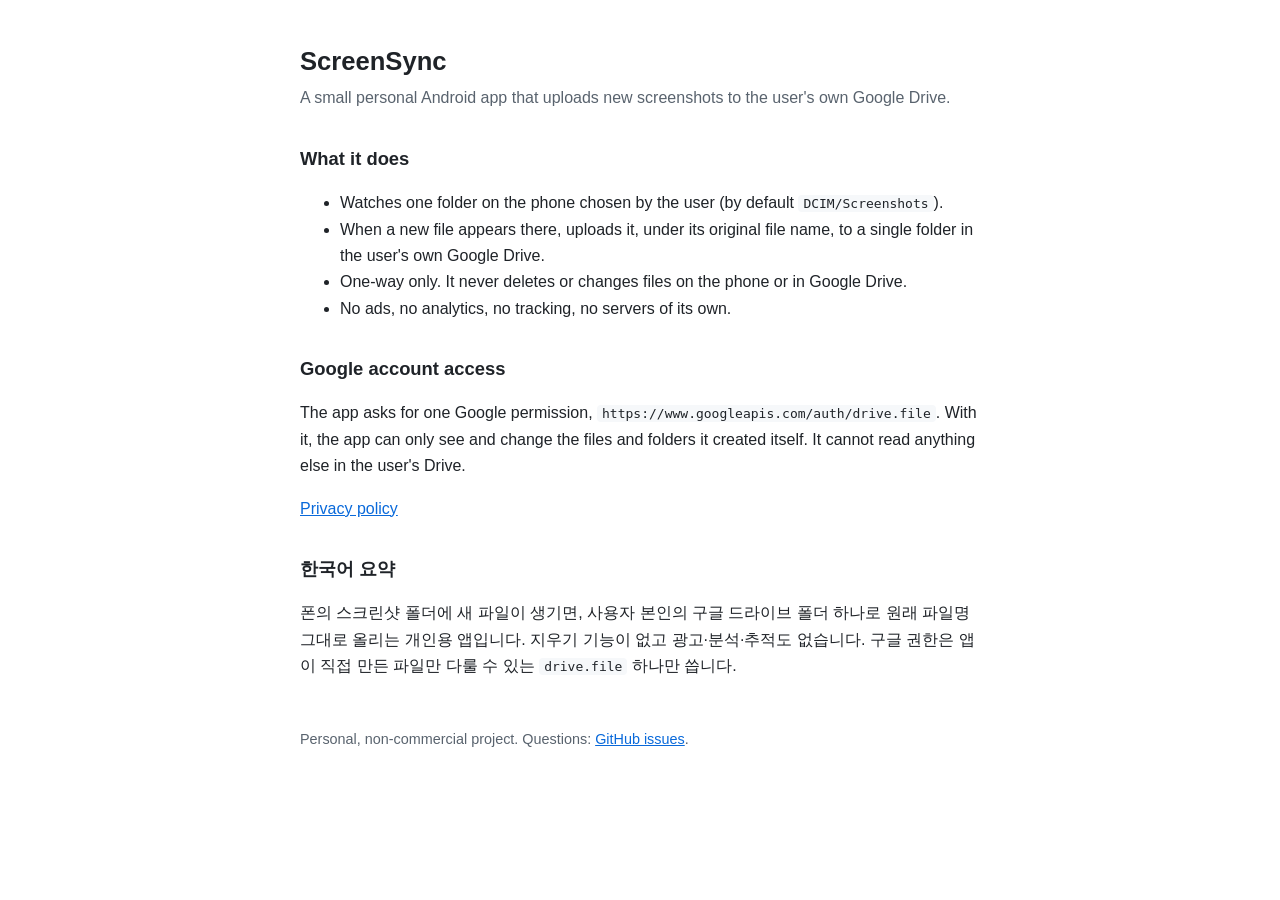
<file: index.html>
<!doctype html>
<html lang="en"><head><meta charset="utf-8"><meta name="viewport" content="width=device-width,initial-scale=1">
<title>ScreenSync — personal screenshot uploader</title><link rel="stylesheet" href="style.css"></head>
<body>
<h1>ScreenSync</h1>
<p class="sub">A small personal Android app that uploads new screenshots to the user's own Google Drive.</p>

<h2>What it does</h2>
<ul>
<li>Watches one folder on the phone chosen by the user (by default <code>DCIM/Screenshots</code>).</li>
<li>When a new file appears there, uploads it, under its original file name, to a single folder in the user's own Google Drive.</li>
<li>One-way only. It never deletes or changes files on the phone or in Google Drive.</li>
<li>No ads, no analytics, no tracking, no servers of its own.</li>
</ul>

<h2>Google account access</h2>
<p>The app asks for one Google permission, <code>https://www.googleapis.com/auth/drive.file</code>. With it, the app can only see and change the files and folders it created itself. It cannot read anything else in the user's Drive.</p>

<p><a href="privacy.html">Privacy policy</a></p>

<h2>한국어 요약</h2>
<p>폰의 스크린샷 폴더에 새 파일이 생기면, 사용자 본인의 구글 드라이브 폴더 하나로 원래 파일명 그대로 올리는 개인용 앱입니다. 지우기 기능이 없고 광고·분석·추적도 없습니다. 구글 권한은 앱이 직접 만든 파일만 다룰 수 있는 <code>drive.file</code> 하나만 씁니다.</p>

<footer>Personal, non-commercial project. Questions: <a href="https://github.com/JinukMoon/DriveSync/issues">GitHub issues</a>.</footer>
</body></html>
</file>
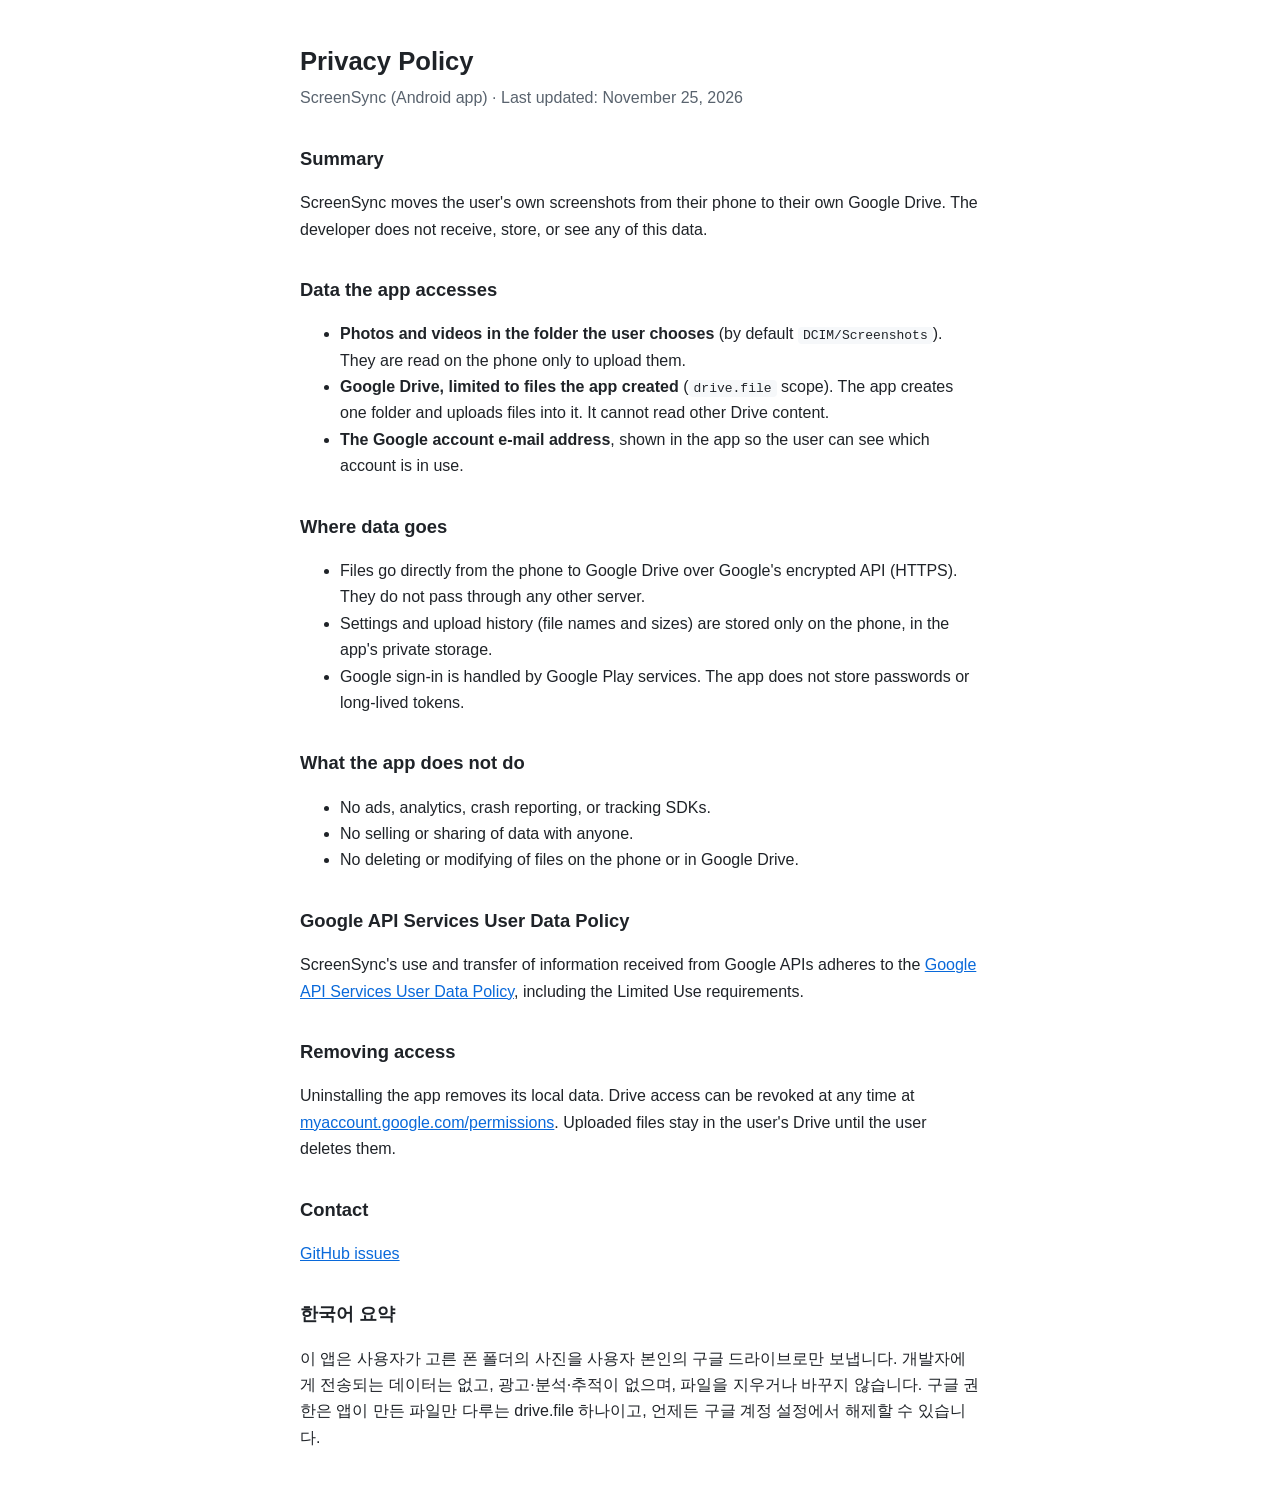
<file: privacy.html>
<!doctype html>
<html lang="en"><head><meta charset="utf-8"><meta name="viewport" content="width=device-width,initial-scale=1">
<title>ScreenSync — Privacy Policy</title><link rel="stylesheet" href="style.css"></head>
<body>
<h1>Privacy Policy</h1>
<p class="sub">ScreenSync (Android app) · Last updated: November 25, 2026</p>

<h2>Summary</h2>
<p>ScreenSync moves the user's own screenshots from their phone to their own Google Drive. The developer does not receive, store, or see any of this data.</p>

<h2>Data the app accesses</h2>
<ul>
<li><b>Photos and videos in the folder the user chooses</b> (by default <code>DCIM/Screenshots</code>). They are read on the phone only to upload them.</li>
<li><b>Google Drive, limited to files the app created</b> (<code>drive.file</code> scope). The app creates one folder and uploads files into it. It cannot read other Drive content.</li>
<li><b>The Google account e-mail address</b>, shown in the app so the user can see which account is in use.</li>
</ul>

<h2>Where data goes</h2>
<ul>
<li>Files go directly from the phone to Google Drive over Google's encrypted API (HTTPS). They do not pass through any other server.</li>
<li>Settings and upload history (file names and sizes) are stored only on the phone, in the app's private storage.</li>
<li>Google sign-in is handled by Google Play services. The app does not store passwords or long-lived tokens.</li>
</ul>

<h2>What the app does not do</h2>
<ul>
<li>No ads, analytics, crash reporting, or tracking SDKs.</li>
<li>No selling or sharing of data with anyone.</li>
<li>No deleting or modifying of files on the phone or in Google Drive.</li>
</ul>

<h2>Google API Services User Data Policy</h2>
<p>ScreenSync's use and transfer of information received from Google APIs adheres to the <a href="https://developers.google.com/terms/api-services-user-data-policy">Google API Services User Data Policy</a>, including the Limited Use requirements.</p>

<h2>Removing access</h2>
<p>Uninstalling the app removes its local data. Drive access can be revoked at any time at <a href="https://myaccount.google.com/permissions">myaccount.google.com/permissions</a>. Uploaded files stay in the user's Drive until the user deletes them.</p>

<h2>Contact</h2>
<p><a href="https://github.com/JinukMoon/DriveSync/issues">GitHub issues</a></p>

<h2>한국어 요약</h2>
<p>이 앱은 사용자가 고른 폰 폴더의 사진을 사용자 본인의 구글 드라이브로만 보냅니다. 개발자에게 전송되는 데이터는 없고, 광고·분석·추적이 없으며, 파일을 지우거나 바꾸지 않습니다. 구글 권한은 앱이 만든 파일만 다루는 drive.file 하나이고, 언제든 구글 계정 설정에서 해제할 수 있습니다.</p>
</body></html>
</file>
<file: style.css>
body{font-family:-apple-system,"Segoe UI",Roboto,"Noto Sans KR",sans-serif;max-width:680px;margin:40px auto;padding:0 20px;line-height:1.65;color:#1f2328;background:#fff}
h1{font-size:1.6rem;margin-bottom:.2rem}h2{font-size:1.15rem;margin-top:2rem}
.sub{color:#59636e;margin-top:0}a{color:#0969da}code{background:#f6f8fa;padding:1px 5px;border-radius:4px}
footer{margin-top:3rem;color:#59636e;font-size:.9rem}
@media(prefers-color-scheme:dark){body{background:#0d1117;color:#e6edf3}.sub,footer{color:#9198a1}a{color:#4493f8}code{background:#161b22}}
</file>
